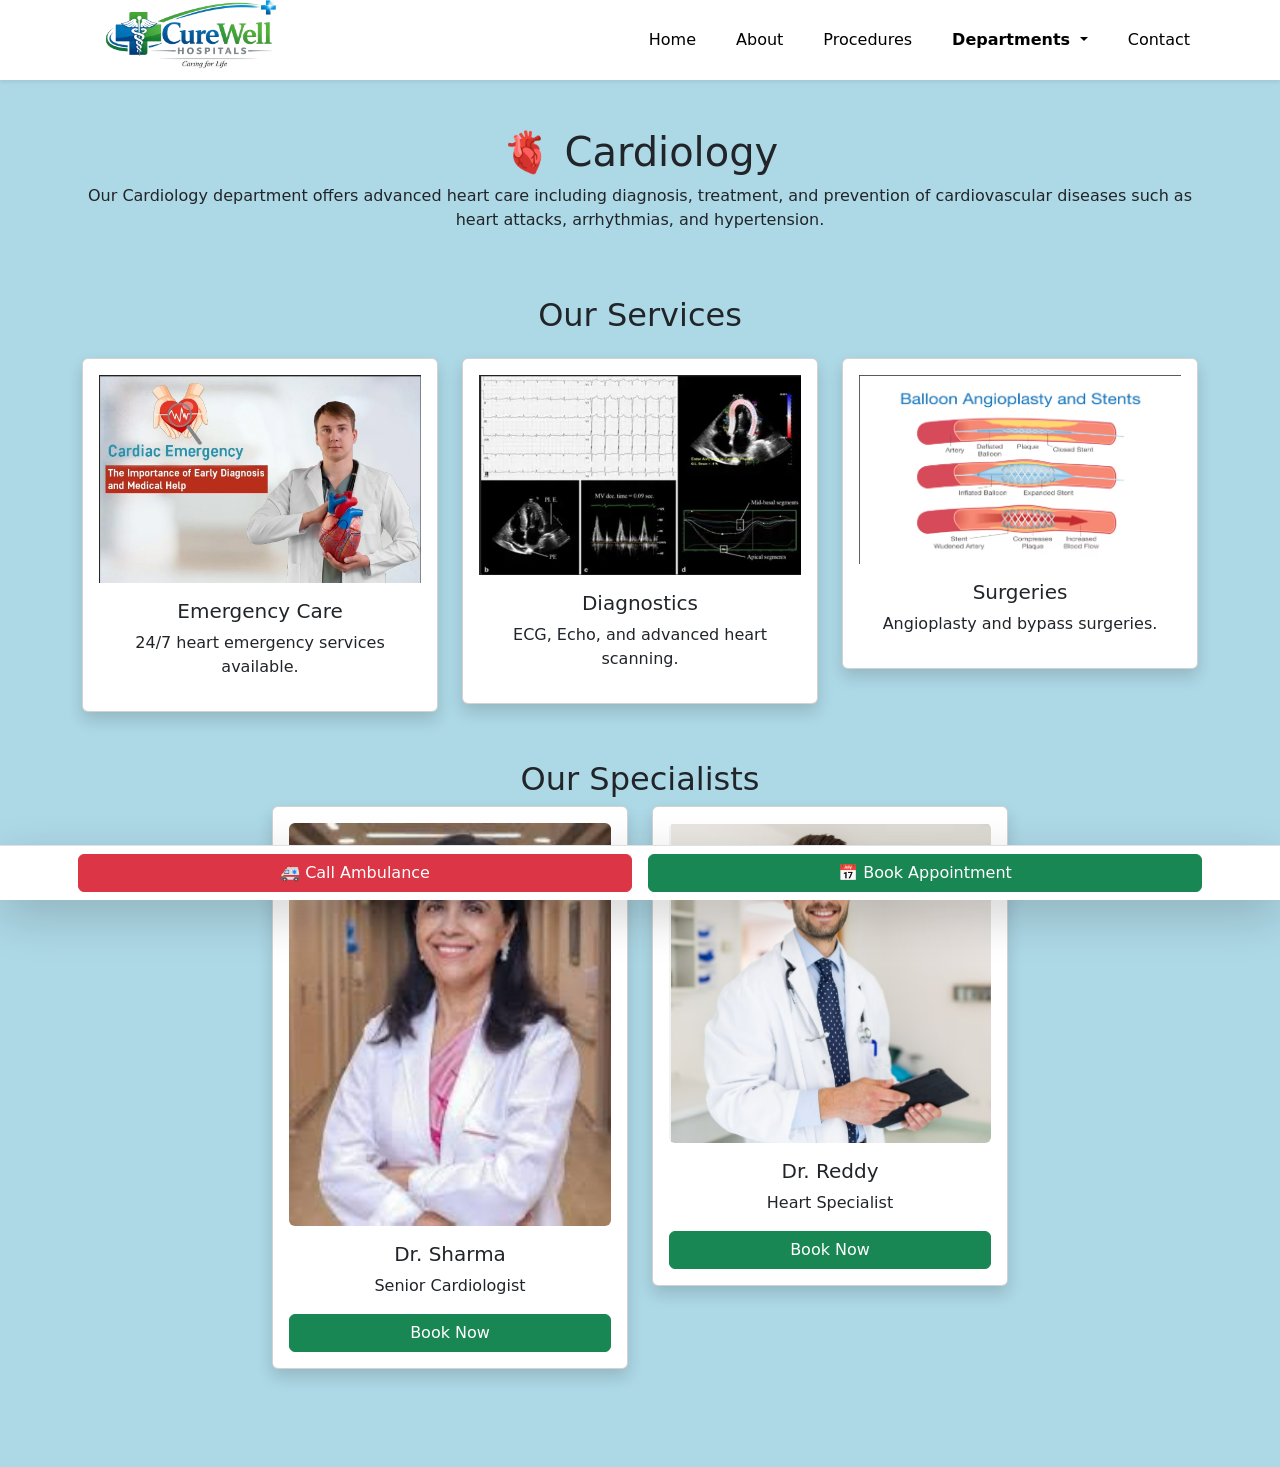
<file: project/cardiology.html>
<!DOCTYPE html>
<html lang="en">
<head>
  <meta charset="UTF-8">
  <meta name="viewport" content="width=device-width, initial-scale=1.0">
  <title>Cardiology</title>

  <link href="https://cdn.jsdelivr.net/npm/bootstrap@5.3.8/dist/css/bootstrap.min.css" rel="stylesheet">
  <link rel="stylesheet" href="style.css">
</head>

<body>

<!-- SAME NAVBAR -->
<nav class="navbar navbar-expand-lg navbar-light bg-white shadow-sm sticky-top">
  <div class="container">
    <a class="navbar-brand" href="#"><img src="./images/CureWell Hospitals logo design.png" class="logo"></a>
    <button class="navbar-toggler" type="button" data-bs-toggle="collapse" data-bs-target="#mainNavbar">
      <span class="navbar-toggler-icon"></span>
    </button>

    <div class="collapse navbar-collapse" id="mainNavbar">
      <ul class="navbar-nav ms-auto gap-lg-4 text-center">

        <li class="nav-item"><a class="nav-link" href="index.html">Home</a></li>
        <li class="nav-item"><a class="nav-link" href="index.html#about">About</a></li>

        <li class="nav-item position-relative">
          <a class="nav-link" href="#">Procedures</a>
          <div class="procedure-box shadow">
            <div class="p-3">
              <h6>Popular Procedures</h6>
              <ul class="list-unstyled">
                <li><a href="#">Angioplasty</a></li>
                <li><a href="#">Heart Surgery</a></li>
                <li><a href="#">Bypass Surgery</a></li>
              </ul>
            </div>
          </div>
        </li>

        <li class="nav-item dropdown">
          <a class="nav-link dropdown-toggle fw-semibold" href="#" data-bs-toggle="dropdown">
            Departments
          </a>
          <ul class="dropdown-menu shadow">
            <li><a class="dropdown-item" href="cardiology.html">Cardiology</a></li>
            <li><a class="dropdown-item" href="neurology.html">Neurology</a></li>
            <li><a class="dropdown-item" href="orthopedics.html">Orthopedics</a></li>
            <li><a class="dropdown-item" href="oncology.html">Oncology</a></li>
            <li><a class="dropdown-item" href="pediatrics.html">Pediatrics</a></li>
            <li class="dropdown-item"  >ENT</li>
            <li class="dropdown-item" >Diabetology</li>
            <li class="dropdown-item">Psychiatry</li>
            <li class="dropdown-item">Gynacology</li>
            <li class="dropdown-item">Pulmonology</li>
          </ul>
        </li>

        <li class="nav-item"><a class="nav-link" href="index.html#contact">Contact</a></li>
      </ul>
    </div>
  </div>
</nav>

<!-- HEADER -->
<section class="container text-center py-5">
  <h1>🫀 Cardiology</h1>
  <p>
    Our Cardiology department offers advanced heart care including diagnosis,
    treatment, and prevention of cardiovascular diseases such as heart attacks,
    arrhythmias, and hypertension.
  </p>
</section>

<!-- SERVICES -->
<section class="container text-center">
  <h2 class="mb-4">Our Services</h2>

  <div class="row">

    <div class="col-md-4">
      <div class="card p-3 shadow">
        <img src="./images/h1.png" class="img-fluid mb-3">
        <h5>Emergency Care</h5>
        <p>24/7 heart emergency services available.</p>
      </div>
    </div>

    <div class="col-md-4">
      <div class="card p-3 shadow">
        <img src="./images/h2.png" class="img-fluid mb-3">
        <h5>Diagnostics</h5>
        <p>ECG, Echo, and advanced heart scanning.</p>
      </div>
    </div>

    <div class="col-md-4">
      <div class="card p-3 shadow">
        <img src="./images/h3.png" class="img-fluid mb-3">
        <h5>Surgeries</h5>
        <p>Angioplasty and bypass surgeries.</p>
      </div>
    </div>

  </div>
</section>

<!-- DOCTORS -->
<section class="container py-5 text-center">
  <h2>Our Specialists</h2>

  <div class="row justify-content-center" >

    <div class="col-md-4">
      <div class="card p-3 shadow">
        <img src="./images/doc1.jpeg" class="img-fluid mb-3 rounded">
        <h5>Dr. Sharma</h5>
        <p>Senior Cardiologist</p>
        <button class="btn btn-success" onclick="bookDoctor('cardiology','Dr. Sharma')">Book Now</button>
      </div>
    </div>

    <div class="col-md-4">
      <div class="card p-3 shadow">
        <img src="./images/doc3.jpeg" class="img-fluid mb-3 rounded">
        <h5>Dr. Reddy</h5>
        <p>Heart Specialist</p>
        <button class="btn btn-success" onclick="bookDoctor('cardiology','Dr. Reddy')">Book Now</button>
      </div>
    </div>

  </div>
</section>

<!-- FOOTER -->
<footer class="fixed-bottom bg-white border-top shadow-lg">
  <div class="container">
    <div class="row text-center">
      <div class="col-6 p-2">
        <a href="tel:108" class="btn btn-danger w-100">🚑 Call Ambulance</a>
      </div>
      <div class="col-6 p-2">
        <a href="#" onclick="openForm()" class="btn btn-success w-100">📅 Book Appointment</a>
      </div>
    </div>
  </div>
</footer>


<div id="appointmentModal" class="custom-modal">
  <div class="modal-content-box">

    <span class="close-btn" onclick="closeForm()">&times;</span>

    <h4 class="text-center mb-3">Book Appointment</h4>

    <form id="appointmentForm">

      <input type="text" class="form-control mb-2" placeholder="Name" required>

      <input type="tel" class="form-control mb-2" placeholder="Mobile Number" pattern="[0-9]{10}" maxlength="10" required>

      <input type="email" class="form-control mb-2" placeholder="Email" required>

      <input type="date" class="form-control mb-2" required>

      <textarea class="form-control mb-2" placeholder="Reason"></textarea>

      <select id="department" class="form-select mb-2" onchange="updateDoctors()" required>
        <option value="">Select Department</option>
        <option value="cardiology">Cardiology</option>
        <option value="neurology">Neurology</option>
        <option value="oncology">Oncology</option>
        <option value="pediatrics">Pediatrics</option>
        <option value="orthopedics">Orthopedics</option>
        <option value="dental">Dental</option>
      </select>

      <select id="doctor" class="form-select mb-2" required>
        <option value="">Select Doctor</option>
      </select>

      <button class="btn btn-success w-100">Book Now</button>

    </form>

  </div>
</div>
<script src="script.js"></script>
<script src="https://cdn.jsdelivr.net/npm/bootstrap@5.3.8/dist/js/bootstrap.bundle.min.js"></script>
</body>
</html>
</file>
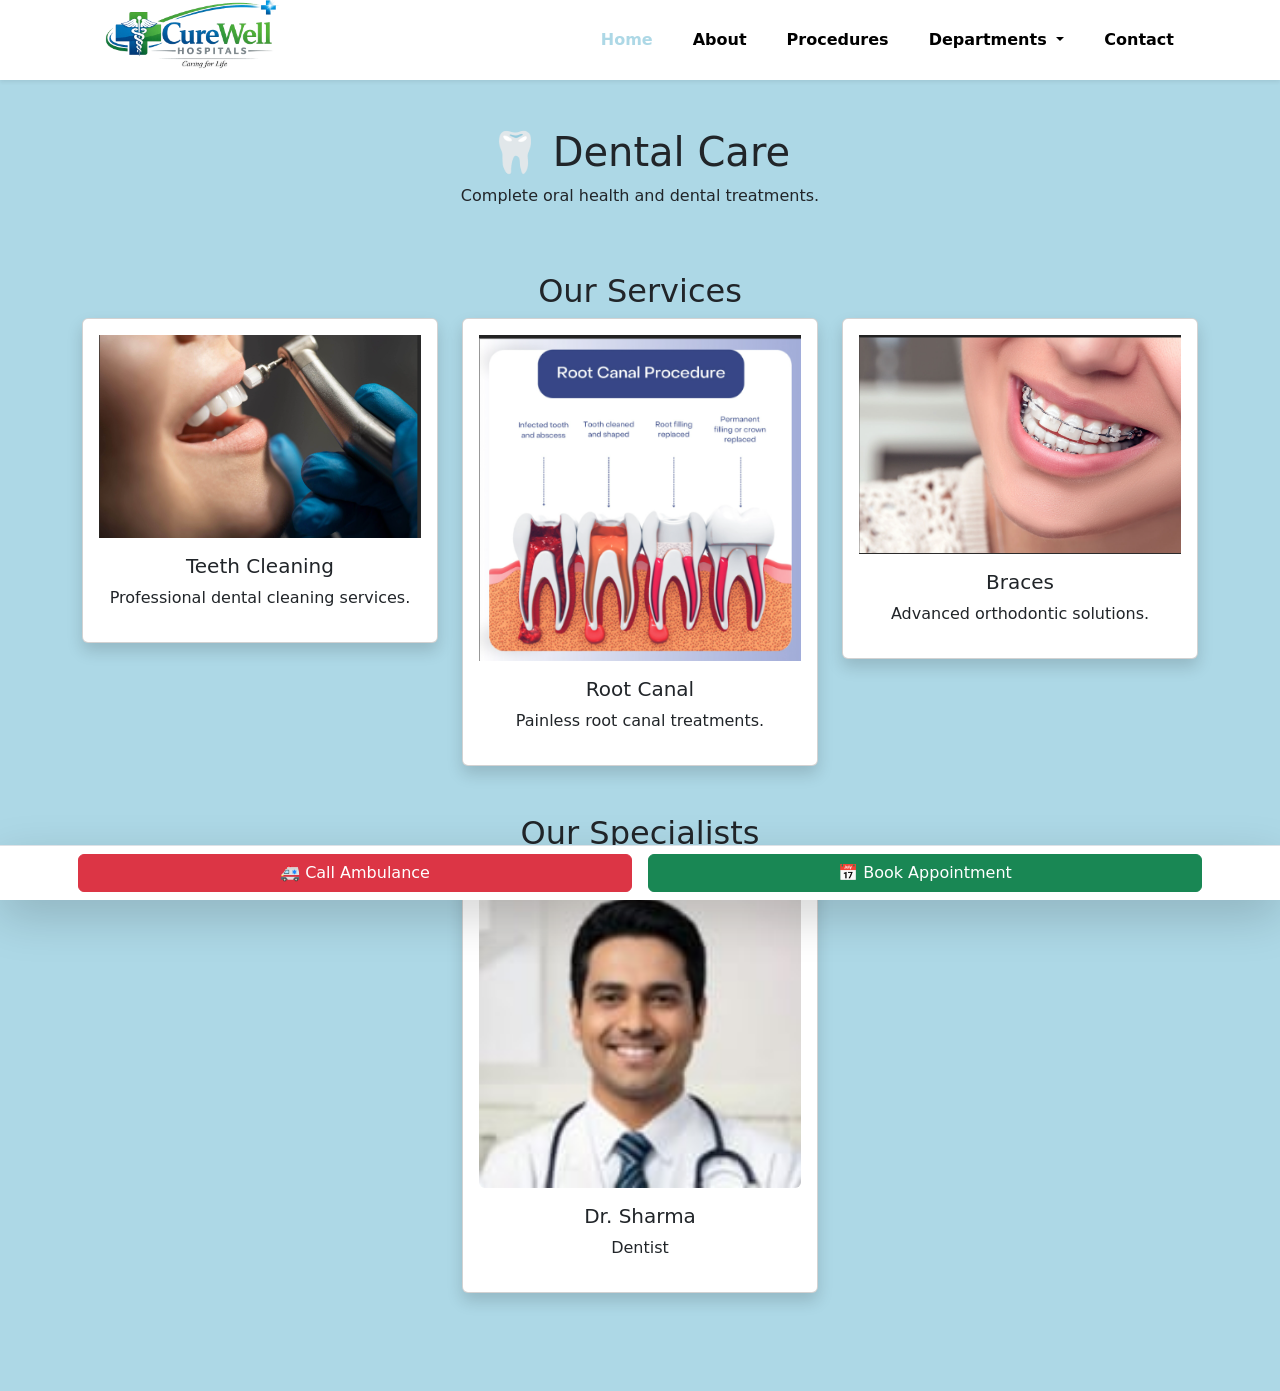
<file: project/dental.html>
<!DOCTYPE html>
<html lang="en">
<head>
  <meta charset="UTF-8">
  <meta name="viewport" content="width=device-width, initial-scale=1.0">
  <title>Dental</title>

  <link href="https://cdn.jsdelivr.net/npm/bootstrap@5.3.8/dist/css/bootstrap.min.css" rel="stylesheet">
  <link rel="stylesheet" href="style.css">
</head>

<body>

<nav class="navbar navbar-expand-lg navbar-light bg-white shadow-sm sticky-top">
  <div class="container">

    <!-- LOGO -->
   <a class="navbar-brand d-flex align-items-center" href="#">
      <img src="./images/CureWell Hospitals logo design.png" alt="CureWell" class="logo">
    </a>
    <!-- TOGGLER -->
    <button class="navbar-toggler" type="button" data-bs-toggle="collapse" data-bs-target="#mainNavbar">
      <span class="navbar-toggler-icon"></span>
    </button>

    <!-- NAV ITEMS -->
    <div class="collapse navbar-collapse" id="mainNavbar">

      <ul class="navbar-nav ms-auto align-items-center gap-lg-4 text-center">

        <li class="nav-item">
          <a class="nav-link active fw-semibold" href="index.html">Home</a>
        </li>

        <li class="nav-item">
          <a class="nav-link fw-semibold" href="index.html#about">About</a>
        </li>

        
        <li class="nav-item position-relative">
  <a class="nav-link fw-semibold" href="#">Procedures</a>
  <!-- HOVER BOX -->
  <div class="procedure-box shadow">
    <div class="p-3">
      <h6>Popular Procedures</h6>
      <ul class="list-unstyled mb-0">
        <li><a href="angioplasty.html">Angioplasty</a></li>
        <li><a href="brain-surgery.html">Brain Surgery</a></li>
        <li><a href="knee-replacement.html">Knee Replacement</a></li>
      </ul>
    </div>
  </div>
</li>
        <!-- DEPARTMENTS -->
        <li class="nav-item dropdown">
          <a class="nav-link dropdown-toggle fw-semibold" href="#" data-bs-toggle="dropdown">
            Departments
          </a>
          <ul class="dropdown-menu shadow">
            <li><a class="dropdown-item" href="cardiology.html">Cardiology</a></li>
            <li><a class="dropdown-item" href="neurology.html">Neurology</a></li>
            <li><a class="dropdown-item" href="orthopedics.html">Orthopedics</a></li>
            <li><a class="dropdown-item" href="oncology.html">Oncology</a></li>
            <li><a class="dropdown-item" href="pediatrics.html">Pediatrics</a></li>
            <li class="dropdown-item">ENT</li>
            <li class="dropdown-item">Diabetology</li>
            <li class="dropdown-item">Psychiatry</li>
            <li class="dropdown-item" >Gynacology</li>
            <li class="dropdown-item">Pulmonology</li>
          </ul>
        </li>

        <li class="nav-item">
          <a class="nav-link fw-semibold" href="index.html#contact">Contact</a>
        </li>

      </ul>

      <!-- RIGHT SIDE -->
      <div class="d-flex align-items-center gap-3 ms-lg-3">

      </div>

    </div>
  </div>
</nav>

<!-- HEADER -->
<section class="container text-center py-5">
  <h1>🦷 Dental Care</h1>
  <p>Complete oral health and dental treatments.</p>
</section>

<!-- SERVICES -->
<section class="container text-center">
  <h2>Our Services</h2>

  <div class="row">

    <div class="col-md-4">
      <div class="card p-3 shadow">
        <img src="./images/t1.png" class="img-fluid mb-3">
        <h5>Teeth Cleaning</h5>
        <p>Professional dental cleaning services.</p>
      </div>
    </div>

    <div class="col-md-4">
      <div class="card p-3 shadow">
        <img src="./images/t2.png" class="img-fluid mb-3">
        <h5>Root Canal</h5>
        <p>Painless root canal treatments.</p>
      </div>
    </div>

    <div class="col-md-4">
      <div class="card p-3 shadow">
        <img src="./images/t3.png" class="img-fluid mb-3">
        <h5>Braces</h5>
        <p>Advanced orthodontic solutions.</p>
      </div>
    </div>

  </div>
</section>

<!-- DOCTORS -->
<section class="container py-5 text-center">
  <h2>Our Specialists</h2>

  <div class="row justify-content-center">

    <div class="col-md-4">
      <div class="card p-3 shadow">
        <img src="./images/doctor2.jpeg" class="img-fluid mb-3 rounded">
        <h5>Dr. Sharma</h5>
        <p>Dentist</p>
      </div>
    </div>

  </div>
</section>
<div id="appointmentModal" class="custom-modal">
  <div class="modal-content-box">

    <span class="close-btn" onclick="closeForm()">&times;</span>

    <h4 class="text-center mb-3">Book Appointment</h4>

    <form id="appointmentForm">

      <input type="text" class="form-control mb-2" placeholder="Name" required>

      <input type="tel" class="form-control mb-2" placeholder="Mobile Number" required>

      <input type="email" class="form-control mb-2" placeholder="Email" required>

      <input type="date" class="form-control mb-2" required>

      <textarea class="form-control mb-2" placeholder="Reason"></textarea>

      <select id="department" class="form-select mb-2" onchange="updateDoctors()" required>
        <option value="">Select Department</option>
        <option value="cardiology">Cardiology</option>
        <option value="neurology">Neurology</option>
        <option value="oncology">Oncology</option>
        <option value="pediatrics">Pediatrics</option>
        <option value="orthopedics">Orthopedics</option>
        <option value="dental">Dental</option>
      </select>

      <select id="doctor" class="form-select mb-2" required>
        <option value="">Select Doctor</option>
      </select>

      <button class="btn btn-success w-100">Book Now</button>

    </form>

  </div>
</div>
<!-- FOOTER -->
<footer class="fixed-bottom bg-white border-top shadow-lg">
  <div class="container">
    <div class="row text-center">
      <div class="col-6 p-2">
        <a href="tel:108" class="btn btn-danger w-100">🚑 Call Ambulance</a>
      </div>
      <div class="col-6 p-2">
        <a href="#" onclick="openForm()" class="btn btn-success w-100">📅 Book Appointment</a>
      </div>
    </div>
  </div>
</footer>

<div id="appointmentModal" class="custom-modal">
  <div class="modal-content-box">

    <span class="close-btn" onclick="closeForm()">&times;</span>

    <h4 class="text-center mb-3">Book Appointment</h4>

    <form id="appointmentForm">

      <input type="text" class="form-control mb-2" placeholder="Name" required>

      <input type="tel" class="form-control mb-2" placeholder="Mobile Number" pattern="[0-9]{10}" maxlength="10" required>

      <input type="email" class="form-control mb-2" placeholder="Email" required>

      <input type="date" class="form-control mb-2" required>

      <textarea class="form-control mb-2" placeholder="Reason"></textarea>

      <select id="department" class="form-select mb-2" onchange="updateDoctors()" required>
        <option value="">Select Department</option>
        <option value="cardiology">Cardiology</option>
        <option value="neurology">Neurology</option>
        <option value="oncology">Oncology</option>
        <option value="pediatrics">Pediatrics</option>
        <option value="orthopedics">Orthopedics</option>
        <option value="dental">Dental</option>
      </select>

      <select id="doctor" class="form-select mb-2" required>
        <option value="">Select Doctor</option>
      </select>

      <button class="btn btn-success w-100">Book Now</button>

    </form>

  </div>
</div>
<script src="script.js"></script>
<script src="https://cdn.jsdelivr.net/npm/bootstrap@5.3.8/dist/js/bootstrap.bundle.min.js"></script>
</body>
</html>
</file>
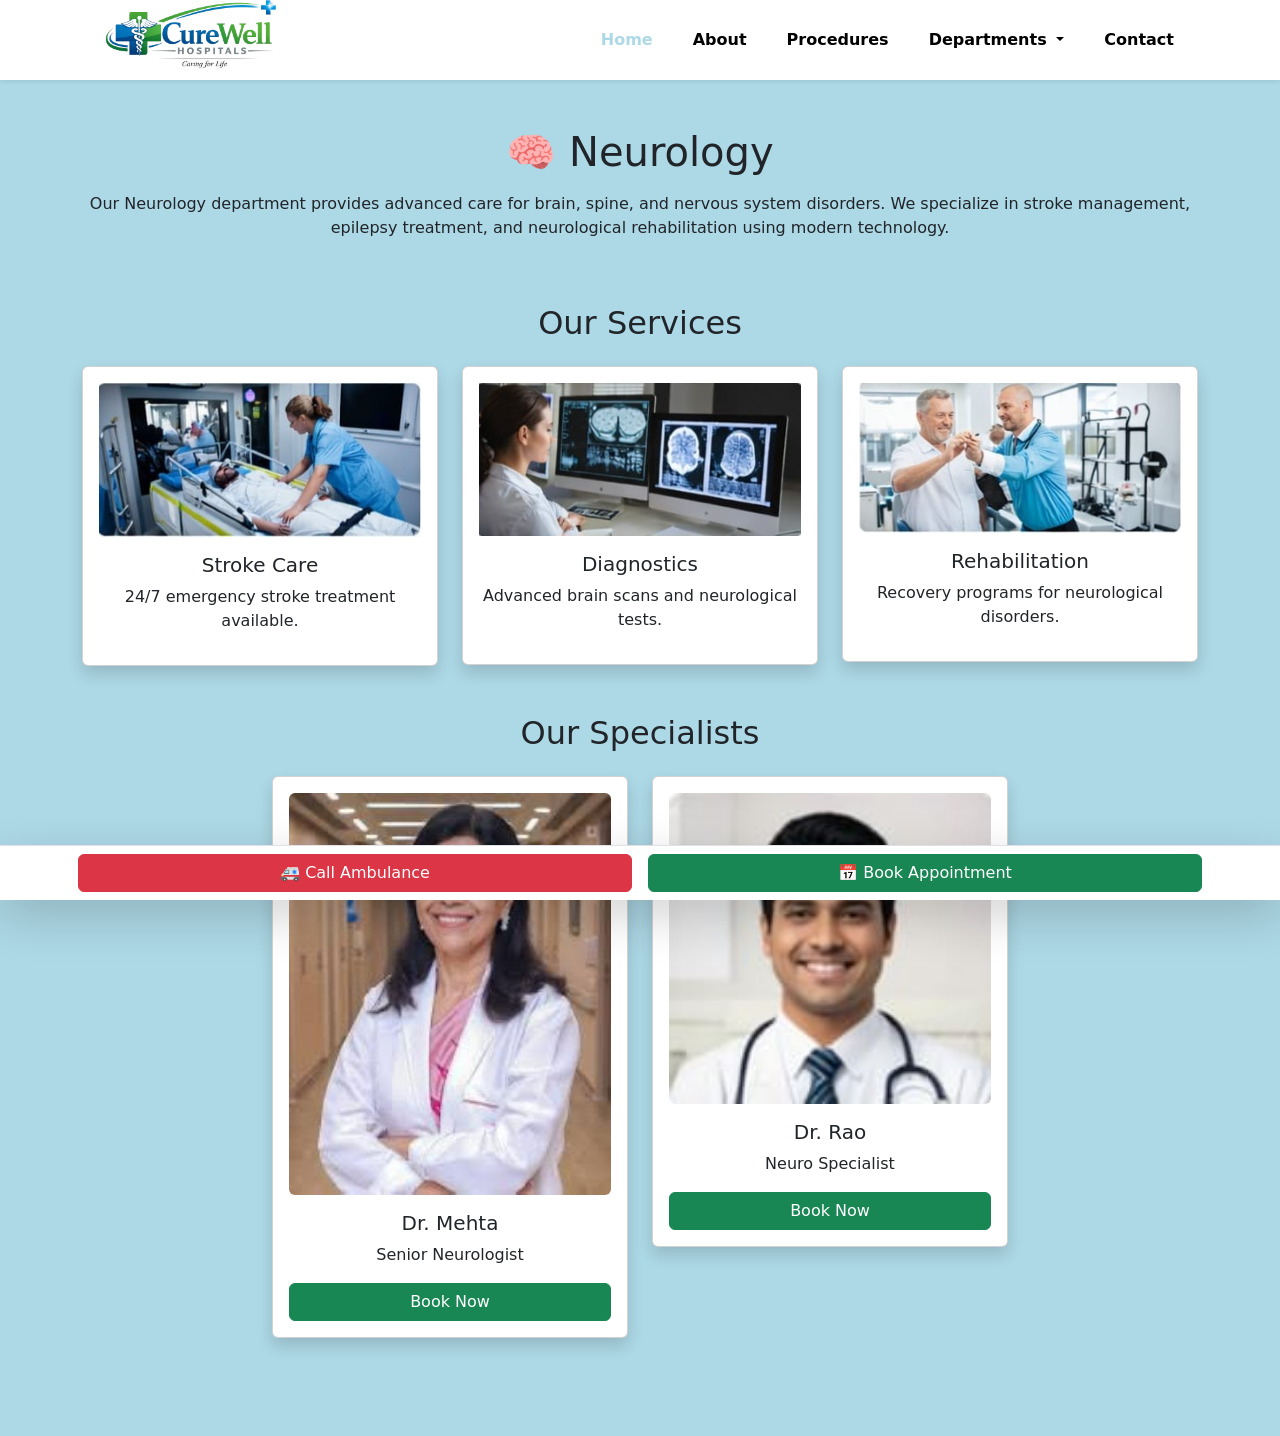
<file: project/neurology.html>
<!DOCTYPE html>
<html lang="en">
<head>
  <meta charset="UTF-8">
  <meta name="viewport" content="width=device-width, initial-scale=1.0">
  <title>Neurology</title>

  <link href="https://cdn.jsdelivr.net/npm/bootstrap@5.3.8/dist/css/bootstrap.min.css" rel="stylesheet">
  <link rel="stylesheet" href="style.css">
</head>

<body>

<nav class="navbar navbar-expand-lg navbar-light bg-white shadow-sm sticky-top">
  <div class="container">

    <!-- LOGO -->
   <a class="navbar-brand d-flex align-items-center" href="#">
      <img src="./images/CureWell Hospitals logo design.png" alt="CureWell" class="logo">
    </a>
    <!-- TOGGLER -->
    <button class="navbar-toggler" type="button" data-bs-toggle="collapse" data-bs-target="#mainNavbar">
      <span class="navbar-toggler-icon"></span>
    </button>

    <!-- NAV ITEMS -->
    <div class="collapse navbar-collapse" id="mainNavbar">

      <ul class="navbar-nav ms-auto align-items-center gap-lg-4 text-center">

        <li class="nav-item">
          <a class="nav-link active fw-semibold" href="index.html">Home</a>
        </li>

        <li class="nav-item">
          <a class="nav-link fw-semibold" href="index.html#about">About</a>
        </li>

        
        <li class="nav-item position-relative">
  <a class="nav-link fw-semibold" href="#">Procedures</a>
  <!-- HOVER BOX -->
  <div class="procedure-box shadow">
    <div class="p-3">
      <h6>Popular Procedures</h6>
      <ul class="list-unstyled mb-0">
        <li><a href="angioplasty.html">Angioplasty</a></li>
        <li><a href="brain-surgery.html">Brain Surgery</a></li>
        <li><a href="knee-replacement.html">Knee Replacement</a></li>
      </ul>
    </div>
  </div>
</li>
        <!-- DEPARTMENTS -->
        <li class="nav-item dropdown">
          <a class="nav-link dropdown-toggle fw-semibold" href="#" data-bs-toggle="dropdown">
            Departments
          </a>
          <ul class="dropdown-menu shadow">
            <li><a class="dropdown-item" href="cardiology.html">Cardiology</a></li>
            <li><a class="dropdown-item" href="neurology.html">Neurology</a></li>
            <li><a class="dropdown-item" href="orthopedics.html">Orthopedics</a></li>
            <li><a class="dropdown-item" href="oncology.html">Oncology</a></li>
            <li><a class="dropdown-item" href="pediatrics.html">Pediatrics</a></li>
            <li class="dropdown-item">ENT</li>
            <li class="dropdown-item">Diabetology</li>
            <li class="dropdown-item">Psychiatry</li>
            <li class="dropdown-item">Gynacology</li>
            <li class="dropdown-item">Pulmonology</li>
          </ul>
        </li>

        <li class="nav-item">
          <a class="nav-link fw-semibold" href="index.html#contact">Contact</a>
        </li>

      </ul>

      <!-- RIGHT SIDE -->
      <div class="d-flex align-items-center gap-3 ms-lg-3">

      </div>

    </div>
  </div>
</nav>
<!-- 🔹 HEADER -->
<section class="container text-center py-5">
  <h1>🧠 Neurology</h1>

  <p class="mt-3">
    Our Neurology department provides advanced care for brain, spine,
    and nervous system disorders. We specialize in stroke management,
    epilepsy treatment, and neurological rehabilitation using modern technology.
  </p>
</section>

<!-- 🔹 SERVICES -->
<section class="container text-center">
  <h2 class="mb-4">Our Services</h2>

  <div class="row">

    <!-- Card 1 -->
    <div class="col-md-4">
      <div class="card p-3 shadow">
        <img src="./images/neuro1.jpeg" class="img-fluid mb-3">
        <h5>Stroke Care</h5>
        <p>24/7 emergency stroke treatment available.</p>
      </div>
    </div>

    <!-- Card 2 -->
    <div class="col-md-4">
      <div class="card p-3 shadow">
        <img src="./images/neuro2.jpeg" class="img-fluid mb-3">
        <h5>Diagnostics</h5>
        <p>Advanced brain scans and neurological tests.</p>
      </div>
    </div>

    <!-- Card 3 -->
    <div class="col-md-4">
      <div class="card p-3 shadow">
        <img src="./images/neuro3.jpeg" class="img-fluid mb-3">
        <h5>Rehabilitation</h5>
        <p>Recovery programs for neurological disorders.</p>
      </div>
    </div>

  </div>
</section>

<!-- 🔹 DOCTORS -->
<section class="container py-5 text-center">
  <h2 class="mb-4">Our Specialists</h2>

  <div class="row justify-content-center">

    <div class="col-md-4">
      <div class="card p-3 shadow">
        <img src="./images/doc1.jpeg" class="img-fluid mb-3 rounded">
        <h5>Dr. Mehta</h5>
        <p>Senior Neurologist</p>
        <button class="btn btn-success" onclick="bookDoctor('neurology','Dr. Mehta')">Book Now</button>
      </div>
    </div>

    <div class="col-md-4">
      <div class="card p-3 shadow">
        <img src="./images/doctor2.jpeg" class="img-fluid mb-3 rounded">
        <h5>Dr. Rao</h5>
        <p>Neuro Specialist</p>
        <button class="btn btn-success" onclick="bookDoctor('neurology','Dr. Rao')">Book Now</button>
      </div>
    </div>

  </div>
</section>

<!-- 🔹 BACK BUTTON -->


<!-- 🔹 FOOTER -->
<footer class="fixed-bottom bg-white border-top shadow-lg">
  <div class="container">
    <div class="row text-center">

      <div class="col-6 p-2">
        <a href="tel:108" class="btn btn-danger w-100">🚑 Call Ambulance</a>
      </div>

      <div class="col-6 p-2">
        <a href="#" onclick="openForm()" class="btn btn-success w-100">
          📅 Book Appointment
        </a>
      </div>

    </div>
  </div>
</footer>
<div id="appointmentModal" class="custom-modal">
  <div class="modal-content-box">

    <span class="close-btn" onclick="closeForm()">&times;</span>

    <h4 class="text-center mb-3">Book Appointment</h4>

    <form id="appointmentForm">

      <input type="text" class="form-control mb-2" placeholder="Name" required>

      <input type="tel" class="form-control mb-2" placeholder="Mobile Number" pattern="[0-9]{10}" maxlength="10" required>

      <input type="email" class="form-control mb-2" placeholder="Email" required>

      <input type="date" class="form-control mb-2" required>

      <textarea class="form-control mb-2" placeholder="Reason"></textarea>

      <select id="department" class="form-select mb-2" onchange="updateDoctors()" required>
        <option value="">Select Department</option>
        <option value="cardiology">Cardiology</option>
        <option value="neurology">Neurology</option>
        <option value="oncology">Oncology</option>
        <option value="pediatrics">Pediatrics</option>
        <option value="orthopedics">Orthopedics</option>
        <option value="dental">Dental</option>
      </select>

      <select id="doctor" class="form-select mb-2" required>
        <option value="">Select Doctor</option>
      </select>

      <button class="btn btn-success w-100">Book Now</button>

    </form>

  </div>
</div>
<script src="https://cdn.jsdelivr.net/npm/bootstrap@5.3.8/dist/js/bootstrap.bundle.min.js"></script>
<script src="script.js"></script>

</body>
</html>
</file>
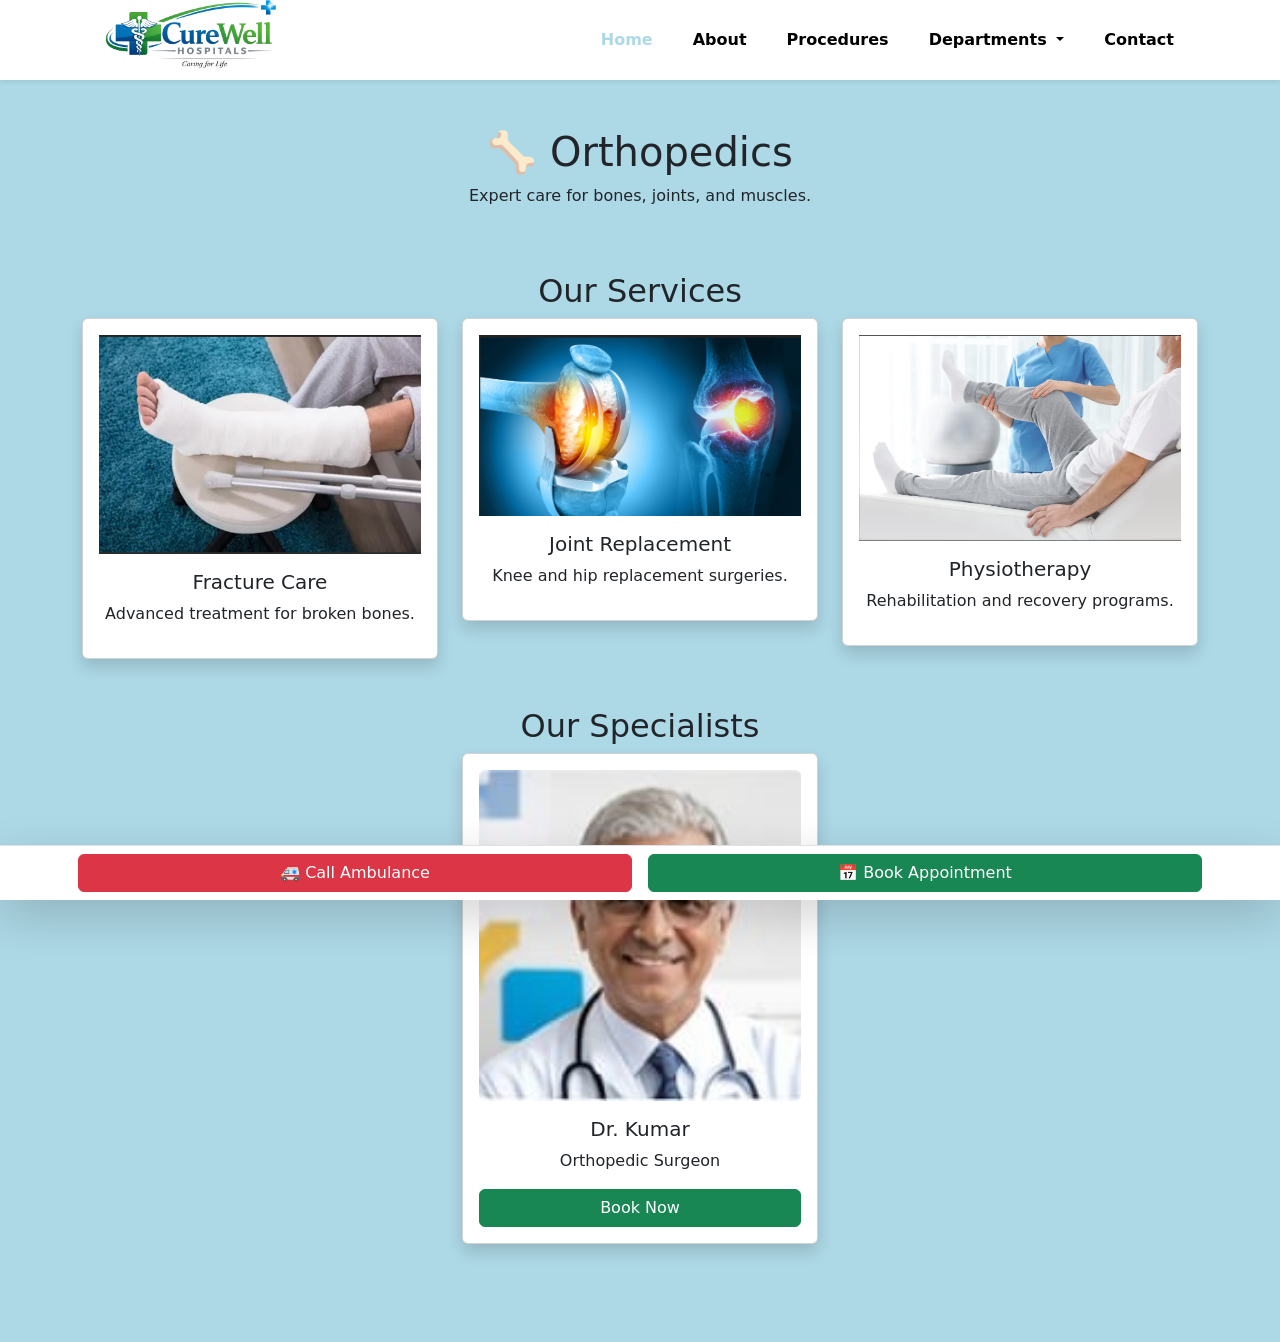
<file: project/orthopedics.html>
<!DOCTYPE html>
<html lang="en">
<head>
  <meta charset="UTF-8">
  <meta name="viewport" content="width=device-width, initial-scale=1.0">
  <title>Orthopedics</title>

  <link href="https://cdn.jsdelivr.net/npm/bootstrap@5.3.8/dist/css/bootstrap.min.css" rel="stylesheet">
  <link rel="stylesheet" href="style.css">
</head>

<body>

<nav class="navbar navbar-expand-lg navbar-light bg-white shadow-sm sticky-top">
  <div class="container">

    <!-- LOGO -->
   <a class="navbar-brand d-flex align-items-center" href="#">
      <img src="./images/CureWell Hospitals logo design.png" alt="CureWell" class="logo">
    </a>
    <!-- TOGGLER -->
    <button class="navbar-toggler" type="button" data-bs-toggle="collapse" data-bs-target="#mainNavbar">
      <span class="navbar-toggler-icon"></span>
    </button>

    <!-- NAV ITEMS -->
    <div class="collapse navbar-collapse" id="mainNavbar">

      <ul class="navbar-nav ms-auto align-items-center gap-lg-4 text-center">

        <li class="nav-item">
          <a class="nav-link active fw-semibold" href="index.html">Home</a>
        </li>

        <li class="nav-item">
          <a class="nav-link fw-semibold" href="index.html#about">About</a>
        </li>

        
        <li class="nav-item position-relative">
  <a class="nav-link fw-semibold" href="#">Procedures</a>
  <!-- HOVER BOX -->
  <div class="procedure-box shadow">
    <div class="p-3">
      <h6>Popular Procedures</h6>
      <ul class="list-unstyled mb-0">
        <li><a href="angioplasty.html">Angioplasty</a></li>
        <li><a href="brain-surgery.html">Brain Surgery</a></li>
        <li><a href="knee-replacement.html">Knee Replacement</a></li>
      </ul>
    </div>
  </div>
</li>
        <!-- DEPARTMENTS -->
        <li class="nav-item dropdown">
          <a class="nav-link dropdown-toggle fw-semibold" href="#" data-bs-toggle="dropdown">
            Departments
          </a>
          <ul class="dropdown-menu shadow">
            <li><a class="dropdown-item" href="cardiology.html">Cardiology</a></li>
            <li><a class="dropdown-item" href="neurology.html">Neurology</a></li>
            <li><a class="dropdown-item" href="orthopedics.html">Orthopedics</a></li>
            <li><a class="dropdown-item" href="oncology.html">Oncology</a></li>
            <li><a class="dropdown-item" href="pediatrics.html">Pediatrics</a></li>
            <li class="dropdown-item">ENT</li>
            <li class="dropdown-item">Diabetology</li>
            <li class="dropdown-item">Psychiatry</li>
            <li class="dropdown-item" >Gynacology</li>
            <li class="dropdown-item">Pulmonology</li>
          </ul>
        </li>

        <li class="nav-item">
          <a class="nav-link fw-semibold" href="index.html#contact">Contact</a>
        </li>

      </ul>

      <!-- RIGHT SIDE -->
      <div class="d-flex align-items-center gap-3 ms-lg-3">

      </div>

    </div>
  </div>
</nav>

<!-- HEADER -->
<section class="container text-center py-5">
  <h1>🦴 Orthopedics</h1>
  <p>Expert care for bones, joints, and muscles.</p>
</section>

<!-- SERVICES -->
<section class="container text-center">
  <h2>Our Services</h2>

  <div class="row">

    <div class="col-md-4">
      <div class="card p-3 shadow">
        <img src="./images/f1.png" class="img-fluid mb-3">
        <h5>Fracture Care</h5>
        <p>Advanced treatment for broken bones.</p>
      </div>
    </div>

    <div class="col-md-4">
      <div class="card p-3 shadow">
        <img src="./images/f2.png" class="img-fluid mb-3">
        <h5>Joint Replacement</h5>
        <p>Knee and hip replacement surgeries.</p>
      </div>
    </div>

    <div class="col-md-4">
      <div class="card p-3 shadow">
        <img src="./images/f3.png" class="img-fluid mb-3">
        <h5>Physiotherapy</h5>
        <p>Rehabilitation and recovery programs.</p>
      </div>
    </div>

  </div>
</section>

<!-- DOCTORS -->
<section class="container py-5 text-center">
  <h2>Our Specialists</h2>

  <div class="row justify-content-center">

    <div class="col-md-4">
      <div class="card p-3 shadow">
        <img src="./images/doctor1.jpeg" class="img-fluid mb-3 rounded">
        <h5>Dr. Kumar</h5>
        <p>Orthopedic Surgeon</p>
        <button class="btn btn-success" onclick="bookDoctor('orthopedics','Dr. Kumar')">Book Now</button>
      </div>
    </div>

  </div>
</section>

<!-- FOOTER -->
<footer class="fixed-bottom bg-white border-top shadow-lg">
  <div class="container">
    <div class="row text-center">
      <div class="col-6 p-2">
        <a href="tel:108" class="btn btn-danger w-100">🚑 Call Ambulance</a>
      </div>
      <div class="col-6 p-2">
        <a href="#" onclick="openForm()" class="btn btn-success w-100">📅 Book Appointment</a>
      </div>
    </div>
  </div>
</footer>

<div id="appointmentModal" class="custom-modal">
  <div class="modal-content-box">

    <span class="close-btn" onclick="closeForm()">&times;</span>

    <h4 class="text-center mb-3">Book Appointment</h4>

    <form id="appointmentForm">

      <input type="text" class="form-control mb-2" placeholder="Name" required>

      <input type="tel" class="form-control mb-2" placeholder="Mobile Number" pattern="[0-9]{10}" maxlength="10" required>

      <input type="email" class="form-control mb-2" placeholder="Email" required>

      <input type="date" class="form-control mb-2" required>

      <textarea class="form-control mb-2" placeholder="Reason"></textarea>

      <select id="department" class="form-select mb-2" onchange="updateDoctors()" required>
        <option value="">Select Department</option>
        <option value="cardiology">Cardiology</option>
        <option value="neurology">Neurology</option>
        <option value="oncology">Oncology</option>
        <option value="pediatrics">Pediatrics</option>
        <option value="orthopedics">Orthopedics</option>
        <option value="dental">Dental</option>
      </select>

      <select id="doctor" class="form-select mb-2" required>
        <option value="">Select Doctor</option>
      </select>

      <button class="btn btn-success w-100">Book Now</button>

    </form>

  </div>
</div>
<script src="script.js"></script>
<script src="https://cdn.jsdelivr.net/npm/bootstrap@5.3.8/dist/js/bootstrap.bundle.min.js"></script>
</body>
</html>
</file>
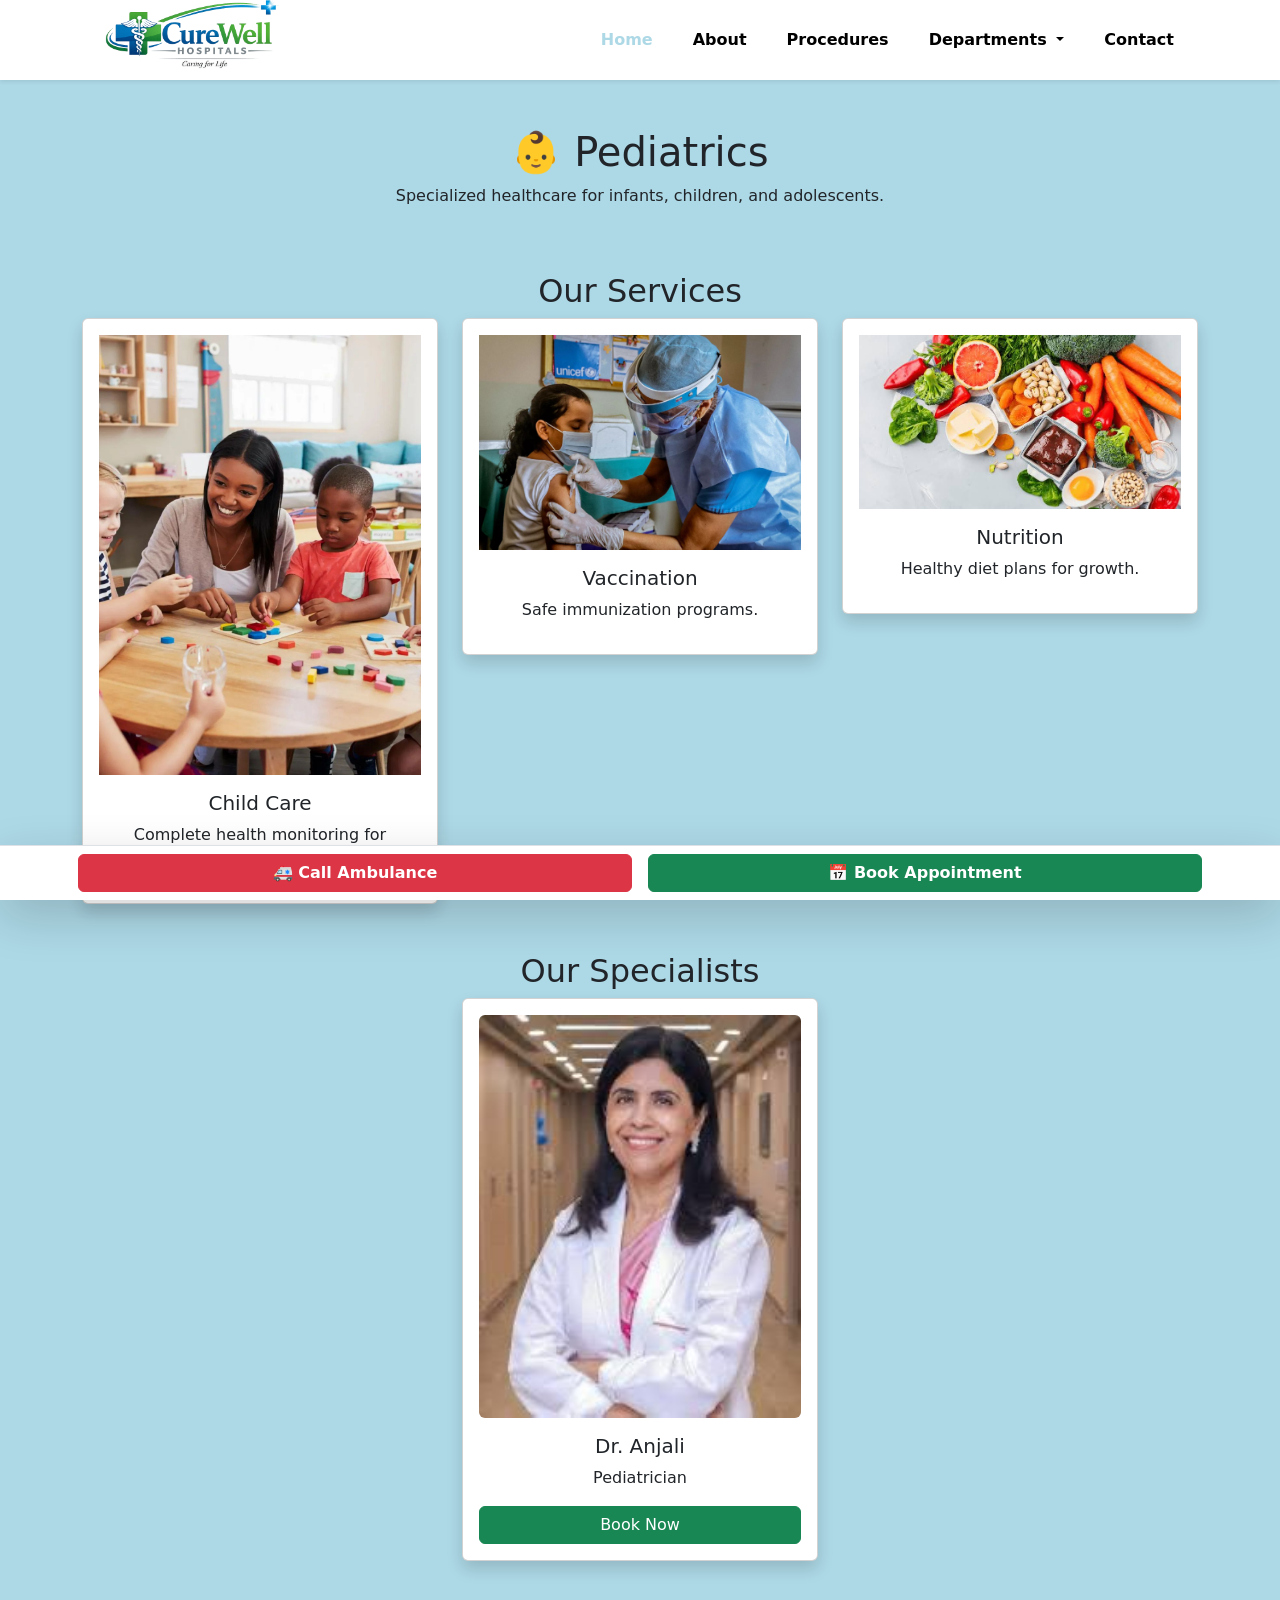
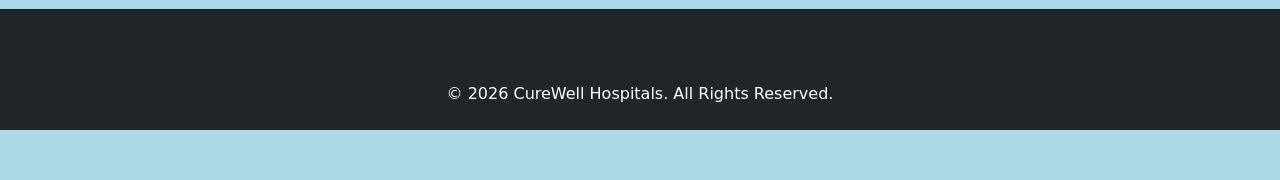
<file: project/pediatrics.html>
<!DOCTYPE html>
<html lang="en">
<head>
  <meta charset="UTF-8">
  <meta name="viewport" content="width=device-width, initial-scale=1.0">
  <title>Pediatrics</title>

  <link href="https://cdn.jsdelivr.net/npm/bootstrap@5.3.8/dist/css/bootstrap.min.css" rel="stylesheet">
  <link rel="stylesheet" href="style.css">
</head>

<body>

<!-- NAVBAR (same as yours) -->
<nav class="navbar navbar-expand-lg navbar-light bg-white shadow-sm sticky-top">
  <div class="container">

    <!-- LOGO -->
   <a class="navbar-brand d-flex align-items-center" href="#">
      <img src="./images/CureWell Hospitals logo design.png" alt="CureWell" class="logo">
    </a>
    <!-- TOGGLER -->
    <button class="navbar-toggler" type="button" data-bs-toggle="collapse" data-bs-target="#mainNavbar">
      <span class="navbar-toggler-icon"></span>
    </button>

    <!-- NAV ITEMS -->
    <div class="collapse navbar-collapse" id="mainNavbar">

      <ul class="navbar-nav ms-auto align-items-center gap-lg-4 text-center">

        <li class="nav-item">
          <a class="nav-link active fw-semibold" href="index.html">Home</a>
        </li>

        <li class="nav-item">
          <a class="nav-link fw-semibold" href="/index.html#about">About</a>
        </li>

        
        <li class="nav-item position-relative">
  <a class="nav-link fw-semibold" href="#">Procedures</a>
  <!-- HOVER BOX -->
  <div class="procedure-box shadow">
    <div class="p-3">
      <h6>Popular Procedures</h6>
      <ul class="list-unstyled mb-0">
        <li><a href="angioplasty.html">Angioplasty</a></li>
        <li><a href="brain-surgery.html">Brain Surgery</a></li>
        <li><a href="knee-replacement.html">Knee Replacement</a></li>
      </ul>
    </div>
  </div>
</li>
        <!-- DEPARTMENTS -->
        <li class="nav-item dropdown">
          <a class="nav-link dropdown-toggle fw-semibold" href="#" data-bs-toggle="dropdown">
            Departments
          </a>
          <ul class="dropdown-menu shadow">
            <li><a class="dropdown-item" href="cardiology.html">Cardiology</a></li>
            <li><a class="dropdown-item" href="neurology.html">Neurology</a></li>
            <li><a class="dropdown-item" href="orthopedics.html">Orthopedics</a></li>
            <li><a class="dropdown-item" href="oncology.html">Oncology</a></li>
            <li><a class="dropdown-item" href="pediatrics.html">Pediatrics</a></li>
            <li class="dropdown-item">ENT</li>
            <li class="dropdown-item">Diabetology</li>
            <li class="dropdown-item">Psychiatry</li>
            <li class="dropdown-item" >Gynacology</li>
            <li class="dropdown-item">Pulmonology</li>
          </ul>
        </li>

        <li class="nav-item">
          <a class="nav-link fw-semibold" href="./html files/index.html#contact">Contact</a>
        </li>

      </ul>

      <!-- RIGHT SIDE -->
      <div class="d-flex align-items-center gap-3 ms-lg-3">

      </div>

    </div>
  </div>
</nav>

<!-- HEADER -->
<section class="container text-center py-5">
  <h1>👶 Pediatrics</h1>
  <p>Specialized healthcare for infants, children, and adolescents.</p>
</section>

<!-- SERVICES -->
<section class="container text-center">
  <h2>Our Services</h2>

  <div class="row">

    <div class="col-md-4">
      <div class="card p-3 shadow">
        <img src="images/p1.jpeg" class="img-fluid mb-3">
        <h5>Child Care</h5>
        <p>Complete health monitoring for children.</p>
      </div>
    </div>

    <div class="col-md-4">
      <div class="card p-3 shadow">
        <img src="./images/p2.jpeg" class="img-fluid mb-3">
        <h5>Vaccination</h5>
        <p>Safe immunization programs.</p>
      </div>
    </div>

    <div class="col-md-4">
      <div class="card p-3 shadow">
        <img src="./images/p3.jpeg" class="img-fluid mb-3">
        <h5>Nutrition</h5>
        <p>Healthy diet plans for growth.</p>
      </div>
    </div>

  </div>
</section>

<!-- DOCTORS -->
<section class="container py-5 text-center">
  <h2>Our Specialists</h2>

  <div class="row justify-content-center">

    <div class="col-md-4">
      <div class="card p-3 shadow">
        <img src="./images/doc1.jpeg" class="img-fluid mb-3 rounded">
        <h5>Dr. Anjali</h5>
        <p>Pediatrician</p>
        <button class="btn btn-success" onclick="bookDoctor('pediatrics','Dr. Anjali')">Book Now</button>
      </div>
    </div>

  </div>
</section>
<div id="appointmentModal" class="custom-modal">
  <div class="modal-content-box">

    <span class="close-btn" onclick="closeForm()">&times;</span>

    <h4 class="text-center mb-3">Book Appointment</h4>

    <form id="appointmentForm">

      <input type="text" class="form-control mb-2" placeholder="Name" required>

      <input type="tel" class="form-control mb-2" placeholder="Mobile Number" required>

      <input type="email" class="form-control mb-2" placeholder="Email" required>

      <input type="date" class="form-control mb-2" required>

      <textarea class="form-control mb-2" placeholder="Reason"></textarea>

      <select id="department" class="form-select mb-2" onchange="updateDoctors()" required>
        <option value="">Select Department</option>
        <option value="cardiology">Cardiology</option>
        <option value="neurology">Neurology</option>
        <option value="oncology">Oncology</option>
        <option value="pediatrics">Pediatrics</option>
        <option value="orthopedics">Orthopedics</option>
        <option value="dental">Dental</option>
      </select>

      <select id="doctor" class="form-select mb-2" required>
        <option value="">Select Doctor</option>
      </select>

      <button class="btn btn-success w-100">Book Now</button>

    </form>

  </div>
</div>
<footer class="bg-dark text-white text-center py-4">

  <div class="container">

    <!-- Social Icons -->
    <div class="mb-3">

      <a href="#" class="social-icon">
        <i class="fab fa-facebook-f"></i>
      </a>

      <a href="#" class="social-icon">
        <i class="fab fa-instagram"></i>
      </a>

      <a href="#" class="social-icon">
        <i class="fab fa-twitter"></i>
      </a>

    </div>


    <!-- Copyright -->
    <p class="mb-0">
      © 2026 CureWell Hospitals. All Rights Reserved.
    </p>

  </div>

</footer>
<div class="fixed-bottom bg-white border-top shadow-lg">
  <div class="container">
    <div class="row text-center">

      <!-- Call Ambulance -->
      <div class="col-6 p-2">
        <a href="tel:108" class="btn btn-danger w-100 fw-semibold">
          🚑 Call Ambulance
        </a>
      </div>

      <!-- Book Appointment -->
      <div class="col-6 p-2">
        <a href="#" class="btn btn-success w-100 fw-semibold" onclick="openForm()">
          📅 Book Appointment
        </a>
      </div>

    </div>
  </div>
</div>
<div id="appointmentModal" class="custom-modal">

  <div class="modal-content-box">

    <span class="close-btn" onclick="closeForm()">&times;</span>

    <h4 class="text-center mb-3">Book Appointment</h4>

    <form id="appointmentForm">

      <input type="text" class="form-control mb-2" placeholder="Name" required>

      <input type="tel" class="form-control mb-2" placeholder="Mobile Number" pattern="[0-9]{10}" maxlength="10" required>

      <input type="email" class="form-control mb-2" placeholder="Email" required>

      <input type="date" class="form-control mb-2" required>

      <textarea class="form-control mb-2" placeholder="Reason"></textarea>


      <!-- Department -->
      <select id="department" class="form-select mb-2" onchange="updateDoctors()" required>
        <option value="">Select Department</option>
        <option value="cardiology">Cardiology</option>
        <option value="neurology">Neurology</option>
        <option value="oncology">Oncology</option>
        <option value="pediatrics">Pediatrics</option>
        <option value="orthopedics">Orthopedics</option>
        <option value="dental">Dental</option>
      </select>

      <!-- Doctor -->
      <select id="doctor" class="form-select mb-2" required>
        <option value="">Select Doctor</option>
      </select>
      <button class="btn btn-success w-100">Book Now</button>
    </form>

  </div>

</div>
<script src="https://cdn.jsdelivr.net/npm/bootstrap@5.3.8/dist/js/bootstrap.bundle.min.js"></script>
<script src="script.js"></script>
</body>
</html>
</file>
<file: project/style.css>
body {
    background-color: lightblue !important;
    padding-bottom:50px;
}
/* Logo size */
.logo {
  height:160px ;
  width: auto;
}

/* Navbar spacing */
.navbar {
  padding: 12px 0;
  height: 80px;
  
}

/* Nav link styling */
.nav-link {
  color: rgb(0, 0, 0) !important;
  transition: 0.3s;
}

.nav-link:hover {
  color: rgb(73, 73, 73) !important;
}

/* Active link */
.nav-link.active {
  color: lightblue !important;
}

/* Dropdown style */
.dropdown-menu {
  border-radius: 8px;
}
.carousel-item img {
  height: auto; /* 50% of screen height */
  object-fit: cover;
}
.procedure-box {
  position: absolute;
  top: 100%;
  left: 0;
  width: 250px;
  background: white;
  display: none;
  border-radius: 8px;
  z-index: 1000;
}

/* Show on hover */
.nav-item:hover .procedure-box {
  display: block;
}

/* Optional styling */
.procedure-box a {
  text-decoration: none;
  color:lightblue !important;
}

.procedure-box a:hover {
  color: lightblue !important;
}
.fixed-carousel {
  position: fixed;
  top: 70px; /* adjust based on navbar height */
  left: 0;
  width: 100%;
  height: calc(100vh - 70px);
  background-color: lightblue !important;
  z-index: 1;
}
.center-img {
  display: block;
  margin: 0 auto;
  max-width: 600px;
  height: auto;
}
.custom-modal {
  display: none;
  position: fixed;
  top: 0;
  left: 0;
  width: 100%;
  height: 100%;
  background: rgba(0,0,0,0.6);
  z-index: 2000;
}

.modal-content-box {
  background: white;
  width: 400px;
  margin: 80px auto;
  padding: 20px;
  border-radius: 10px;
  position: relative;
}

.close-btn {
  position: absolute;
  right: 15px;
  top: 10px;
  font-size: 22px;
  cursor: pointer;
}
.special-card {
  text-decoration: none;
  color: black;
}

.icon-box {
  width: 100px;
  height: 100px;
  background: #d8ecef;
  border-radius: 50%;
  display: flex;
  align-items: center;
  justify-content: center;
  font-size: 35px;
  margin: auto;
  transition: 0.3s;
}

.special-card p {
  margin-top: 10px;
  font-weight: 500;
}

/* Hover effect */
.special-card:hover .icon-box {
  background: #b6dbe2;
  transform: scale(1.1);
}
/* Social Icons */
.social-icon {
  margin: 0 10px;
  font-size: 22px;
  color: white;
  text-decoration: none;
  transition: 0.3s;
}

.social-icon:hover {
  color: lightblue;
}
.hero-section {
  height: 300px;
 background-image: url(CureWell\ Hospitals\ logo\ design.png);
}
</file>
